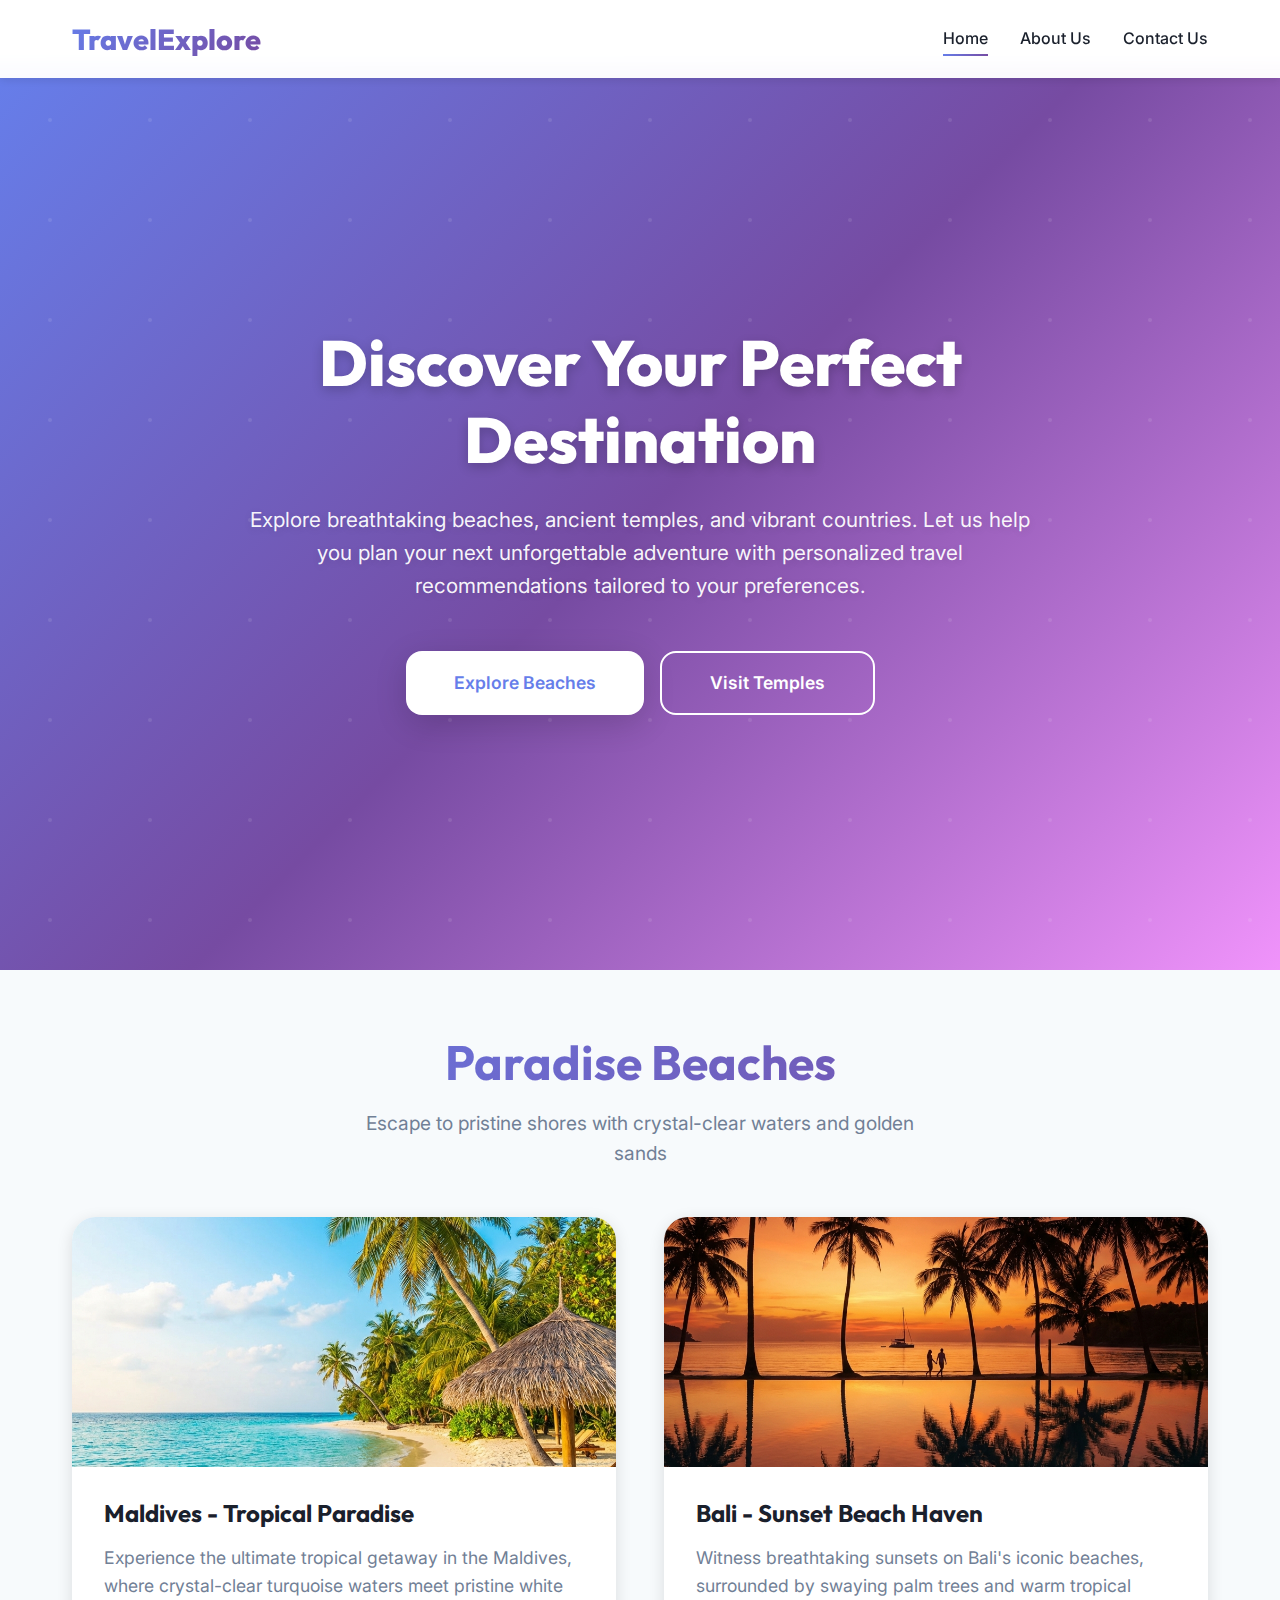
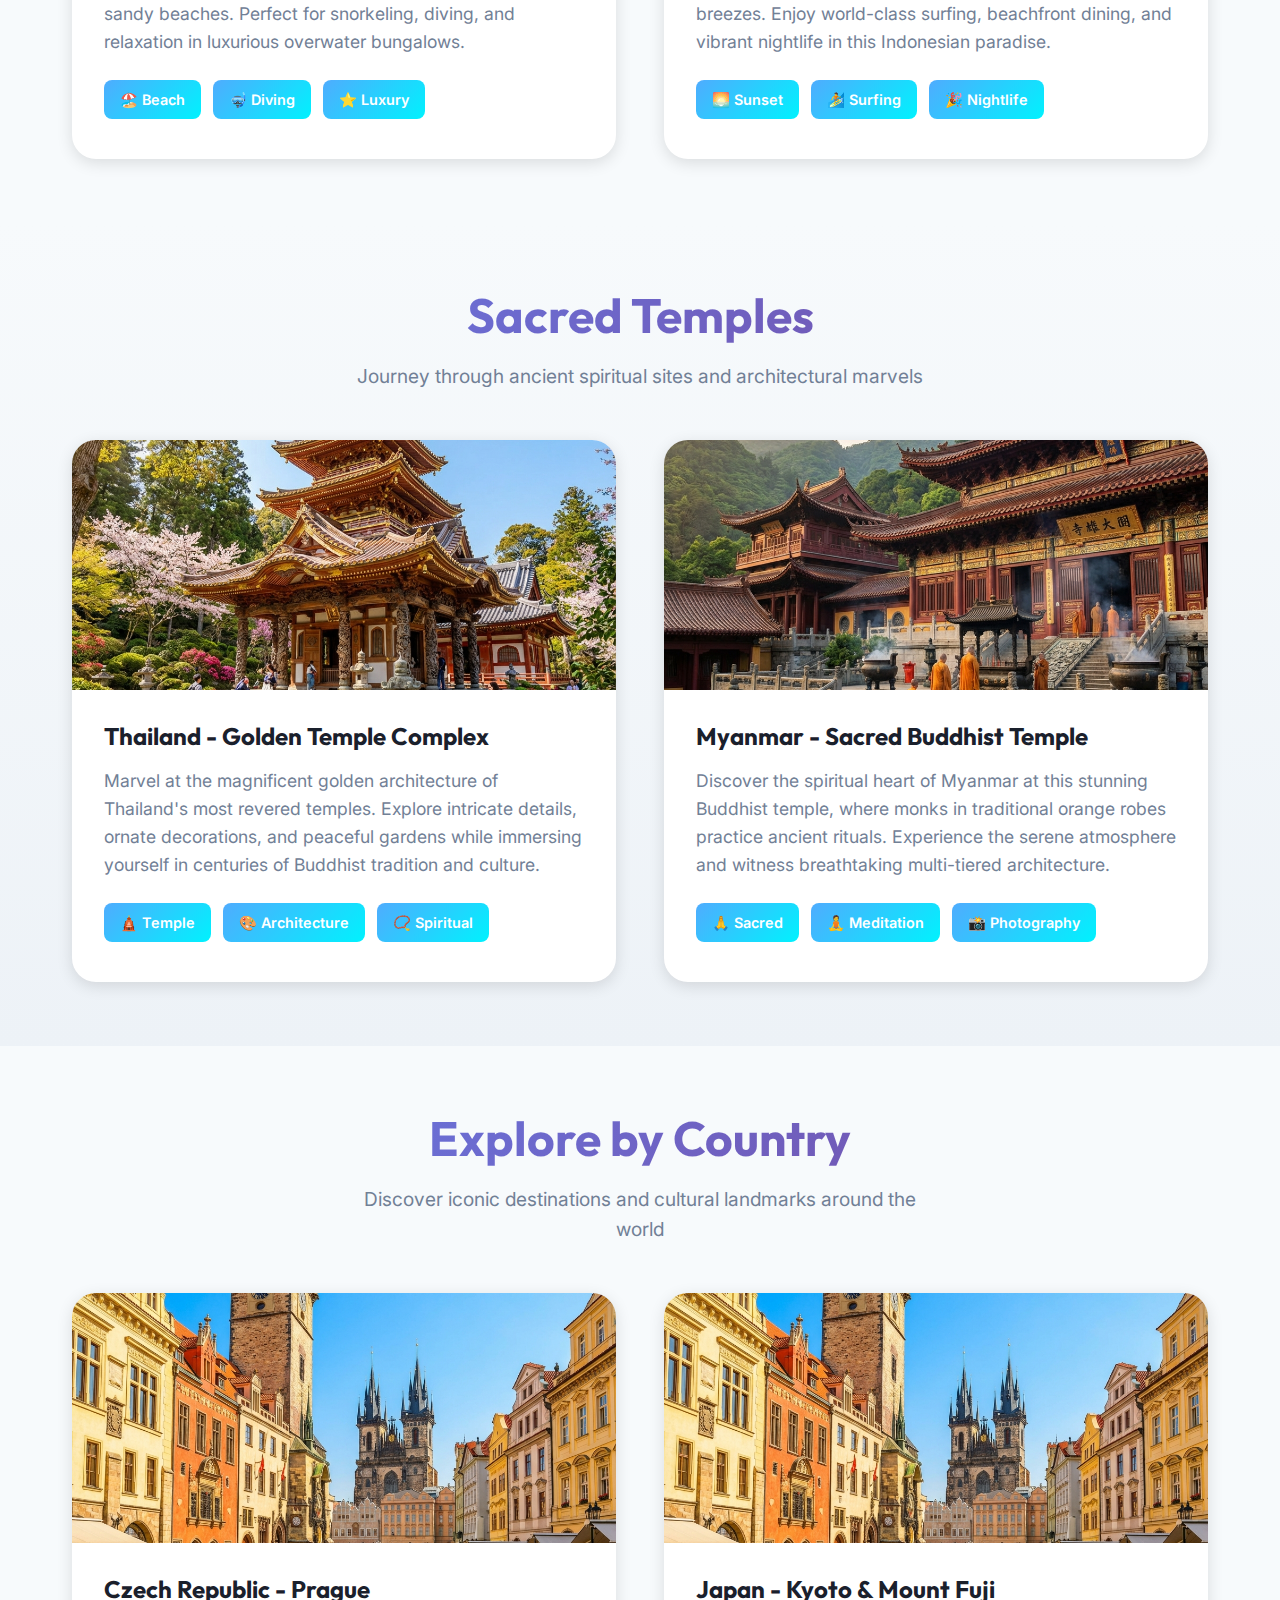
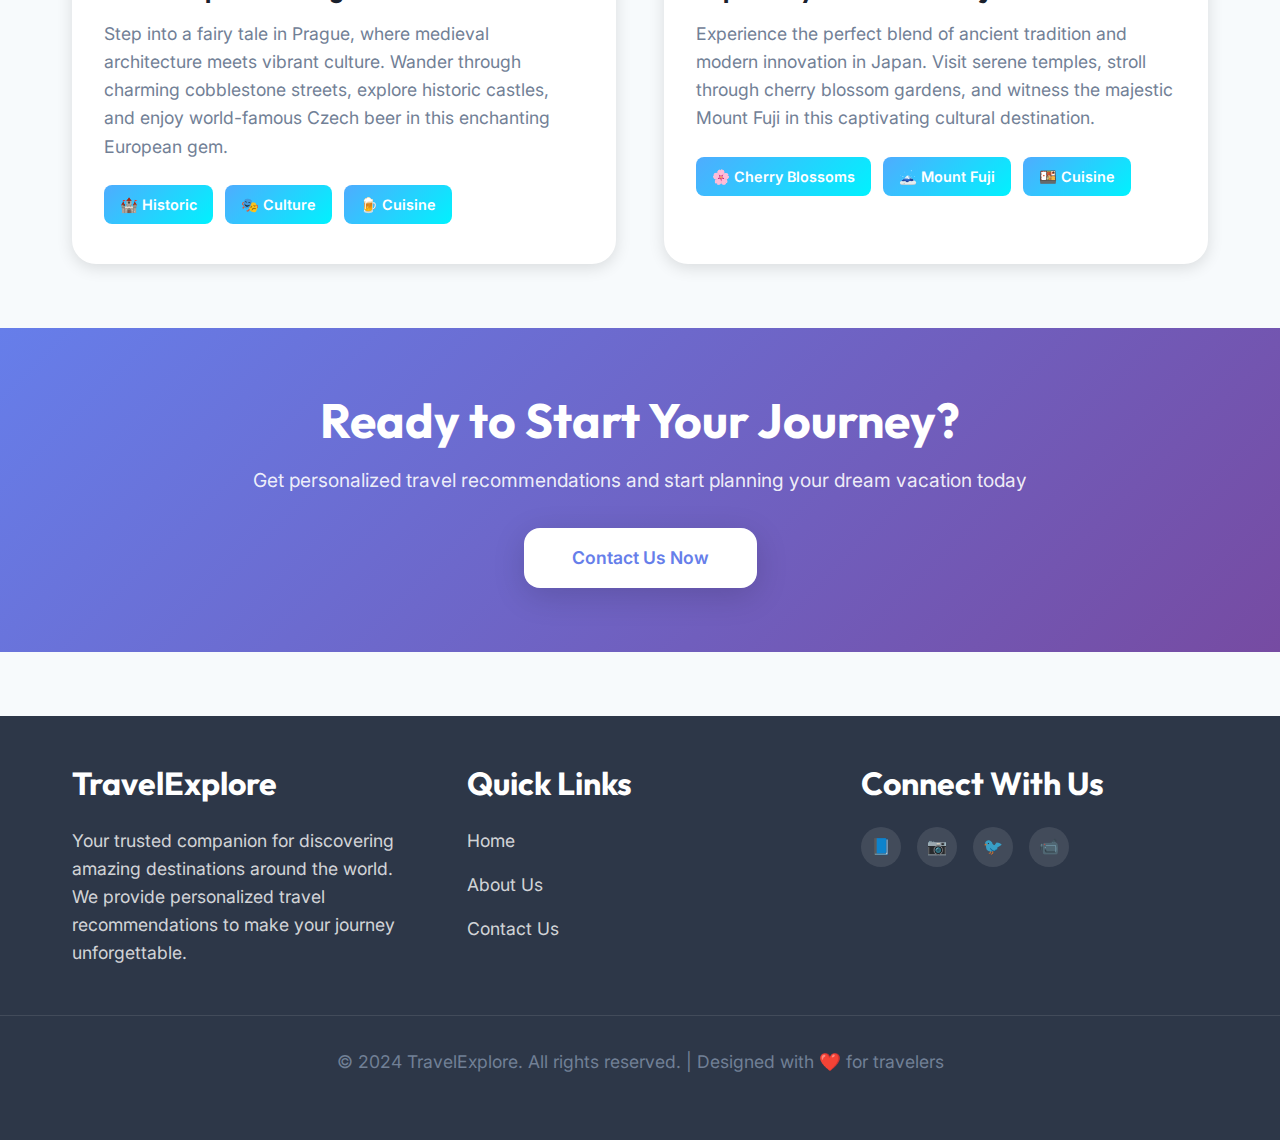
<file: index.html>
<!DOCTYPE html>
<html lang="en">
<head>
    <meta charset="UTF-8">
    <meta name="viewport" content="width=device-width, initial-scale=1.0">
    <meta name="description" content="Discover your perfect travel destination with personalized recommendations for beaches, temples, and countries worldwide.">
    <title>Travel Recommendations - Discover Your Perfect Destination</title>
    <link rel="stylesheet" href="css/style.css">
</head>
<body>
    <!-- Navigation Bar -->
    <nav class="navbar" id="navbar">
        <div class="nav-container">
            <a href="index.html" class="nav-logo">TravelExplore</a>
            <button class="menu-toggle" id="menuToggle" aria-label="Toggle menu">
                <span></span>
                <span></span>
                <span></span>
            </button>
            <ul class="nav-menu" id="navMenu">
                <li><a href="index.html" class="nav-link active">Home</a></li>
                <li><a href="about.html" class="nav-link">About Us</a></li>
                <li><a href="contact.html" class="nav-link">Contact Us</a></li>
            </ul>
        </div>
    </nav>

    <!-- Hero Section with Introduction -->
    <section class="hero">
        <div class="hero-content">
            <h1>Discover Your Perfect Destination</h1>
            <p>Explore breathtaking beaches, ancient temples, and vibrant countries. Let us help you plan your next unforgettable adventure with personalized travel recommendations tailored to your preferences.</p>
            <div style="display: flex; gap: 1rem; justify-content: center; flex-wrap: wrap;">
                <a href="#beaches" class="btn btn-primary">Explore Beaches</a>
                <a href="#temples" class="btn btn-outline">Visit Temples</a>
            </div>
        </div>
    </section>

    <!-- Beach Recommendations Section -->
    <section class="section" id="beaches">
        <div class="container">
            <div class="section-header">
                <h2 class="section-title">Paradise Beaches</h2>
                <p class="section-subtitle">Escape to pristine shores with crystal-clear waters and golden sands</p>
            </div>
            
            <div class="recommendations-grid">
                <!-- Beach Card 1 -->
                <div class="recommendation-card">
                    <div class="card-image-container">
                        <img src="images/beach1.jpg" alt="Tropical Beach Paradise" class="card-image">
                        <div class="card-overlay">
                            <h3 style="color: white;">Maldives Paradise</h3>
                        </div>
                    </div>
                    <div class="card-content">
                        <h3 class="card-title">Maldives - Tropical Paradise</h3>
                        <p class="card-description">
                            Experience the ultimate tropical getaway in the Maldives, where crystal-clear turquoise waters meet pristine white sandy beaches. Perfect for snorkeling, diving, and relaxation in luxurious overwater bungalows.
                        </p>
                        <div>
                            <span class="card-tag">🏖️ Beach</span>
                            <span class="card-tag">🤿 Diving</span>
                            <span class="card-tag">⭐ Luxury</span>
                        </div>
                    </div>
                </div>

                <!-- Beach Card 2 -->
                <div class="recommendation-card">
                    <div class="card-image-container">
                        <img src="images/beach2.jpg" alt="Sunset Beach with Palm Trees" class="card-image">
                        <div class="card-overlay">
                            <h3 style="color: white;">Bali Sunset Beach</h3>
                        </div>
                    </div>
                    <div class="card-content">
                        <h3 class="card-title">Bali - Sunset Beach Haven</h3>
                        <p class="card-description">
                            Witness breathtaking sunsets on Bali's iconic beaches, surrounded by swaying palm trees and warm tropical breezes. Enjoy world-class surfing, beachfront dining, and vibrant nightlife in this Indonesian paradise.
                        </p>
                        <div>
                            <span class="card-tag">🌅 Sunset</span>
                            <span class="card-tag">🏄 Surfing</span>
                            <span class="card-tag">🎉 Nightlife</span>
                        </div>
                    </div>
                </div>
            </div>
        </div>
    </section>

    <!-- Temple Recommendations Section -->
    <section class="section" id="temples" style="background: linear-gradient(to bottom, #f7fafc 0%, #edf2f7 100%);">
        <div class="container">
            <div class="section-header">
                <h2 class="section-title">Sacred Temples</h2>
                <p class="section-subtitle">Journey through ancient spiritual sites and architectural marvels</p>
            </div>
            
            <div class="recommendations-grid">
                <!-- Temple Card 1 -->
                <div class="recommendation-card">
                    <div class="card-image-container">
                        <img src="images/temple1.jpg" alt="Ancient Asian Temple" class="card-image">
                        <div class="card-overlay">
                            <h3 style="color: white;">Golden Temple</h3>
                        </div>
                    </div>
                    <div class="card-content">
                        <h3 class="card-title">Thailand - Golden Temple Complex</h3>
                        <p class="card-description">
                            Marvel at the magnificent golden architecture of Thailand's most revered temples. Explore intricate details, ornate decorations, and peaceful gardens while immersing yourself in centuries of Buddhist tradition and culture.
                        </p>
                        <div>
                            <span class="card-tag">🛕 Temple</span>
                            <span class="card-tag">🎨 Architecture</span>
                            <span class="card-tag">📿 Spiritual</span>
                        </div>
                    </div>
                </div>

                <!-- Temple Card 2 -->
                <div class="recommendation-card">
                    <div class="card-image-container">
                        <img src="images/temple2.jpg" alt="Buddhist Temple with Monks" class="card-image">
                        <div class="card-overlay">
                            <h3 style="color: white;">Sacred Buddhist Site</h3>
                        </div>
                    </div>
                    <div class="card-content">
                        <h3 class="card-title">Myanmar - Sacred Buddhist Temple</h3>
                        <p class="card-description">
                            Discover the spiritual heart of Myanmar at this stunning Buddhist temple, where monks in traditional orange robes practice ancient rituals. Experience the serene atmosphere and witness breathtaking multi-tiered architecture.
                        </p>
                        <div>
                            <span class="card-tag">🙏 Sacred</span>
                            <span class="card-tag">🧘 Meditation</span>
                            <span class="card-tag">📸 Photography</span>
                        </div>
                    </div>
                </div>
            </div>
        </div>
    </section>

    <!-- Country-Based Recommendations Section -->
    <section class="section" id="countries">
        <div class="container">
            <div class="section-header">
                <h2 class="section-title">Explore by Country</h2>
                <p class="section-subtitle">Discover iconic destinations and cultural landmarks around the world</p>
            </div>
            
            <div class="recommendations-grid">
                <!-- Country Card 1 -->
                <div class="recommendation-card">
                    <div class="card-image-container">
                        <img src="images/country1.jpg" alt="European City Landmark" class="card-image">
                        <div class="card-overlay">
                            <h3 style="color: white;">Historic Europe</h3>
                        </div>
                    </div>
                    <div class="card-content">
                        <h3 class="card-title">Czech Republic - Prague</h3>
                        <p class="card-description">
                            Step into a fairy tale in Prague, where medieval architecture meets vibrant culture. Wander through charming cobblestone streets, explore historic castles, and enjoy world-famous Czech beer in this enchanting European gem.
                        </p>
                        <div>
                            <span class="card-tag">🏰 Historic</span>
                            <span class="card-tag">🎭 Culture</span>
                            <span class="card-tag">🍺 Cuisine</span>
                        </div>
                    </div>
                </div>

                <!-- Country Card 2 -->
                <div class="recommendation-card">
                    <div class="card-image-container">
                        <img src="images/country1.jpg" alt="Japanese Cultural Destination" class="card-image">
                        <div class="card-overlay">
                            <h3 style="color: white;">Land of the Rising Sun</h3>
                        </div>
                    </div>
                    <div class="card-content">
                        <h3 class="card-title">Japan - Kyoto & Mount Fuji</h3>
                        <p class="card-description">
                            Experience the perfect blend of ancient tradition and modern innovation in Japan. Visit serene temples, stroll through cherry blossom gardens, and witness the majestic Mount Fuji in this captivating cultural destination.
                        </p>
                        <div>
                            <span class="card-tag">🌸 Cherry Blossoms</span>
                            <span class="card-tag">🗻 Mount Fuji</span>
                            <span class="card-tag">🍱 Cuisine</span>
                        </div>
                    </div>
                </div>
            </div>
        </div>
    </section>

    <!-- Call to Action Section -->
    <section class="section" style="background: var(--primary-gradient); color: white; text-align: center;">
        <div class="container">
            <h2 style="color: white; margin-bottom: 1rem;">Ready to Start Your Journey?</h2>
            <p style="color: rgba(255, 255, 255, 0.9); font-size: 1.2rem; margin-bottom: 2rem;">
                Get personalized travel recommendations and start planning your dream vacation today
            </p>
            <a href="contact.html" class="btn btn-primary">Contact Us Now</a>
        </div>
    </section>

    <!-- Footer -->
    <footer class="footer">
        <div class="footer-content">
            <div class="footer-section">
                <h3>TravelExplore</h3>
                <p>Your trusted companion for discovering amazing destinations around the world. We provide personalized travel recommendations to make your journey unforgettable.</p>
            </div>
            <div class="footer-section">
                <h3>Quick Links</h3>
                <p><a href="index.html">Home</a></p>
                <p><a href="about.html">About Us</a></p>
                <p><a href="contact.html">Contact Us</a></p>
            </div>
            <div class="footer-section">
                <h3>Connect With Us</h3>
                <div class="social-links">
                    <a href="#" class="social-link" aria-label="Facebook">📘</a>
                    <a href="#" class="social-link" aria-label="Instagram">📷</a>
                    <a href="#" class="social-link" aria-label="Twitter">🐦</a>
                    <a href="#" class="social-link" aria-label="YouTube">📹</a>
                </div>
            </div>
        </div>
        <div class="footer-bottom">
            <p>&copy; 2024 TravelExplore. All rights reserved. | Designed with ❤️ for travelers</p>
        </div>
    </footer>

    <script src="js/script.js"></script>
</body>
</html>
</file>
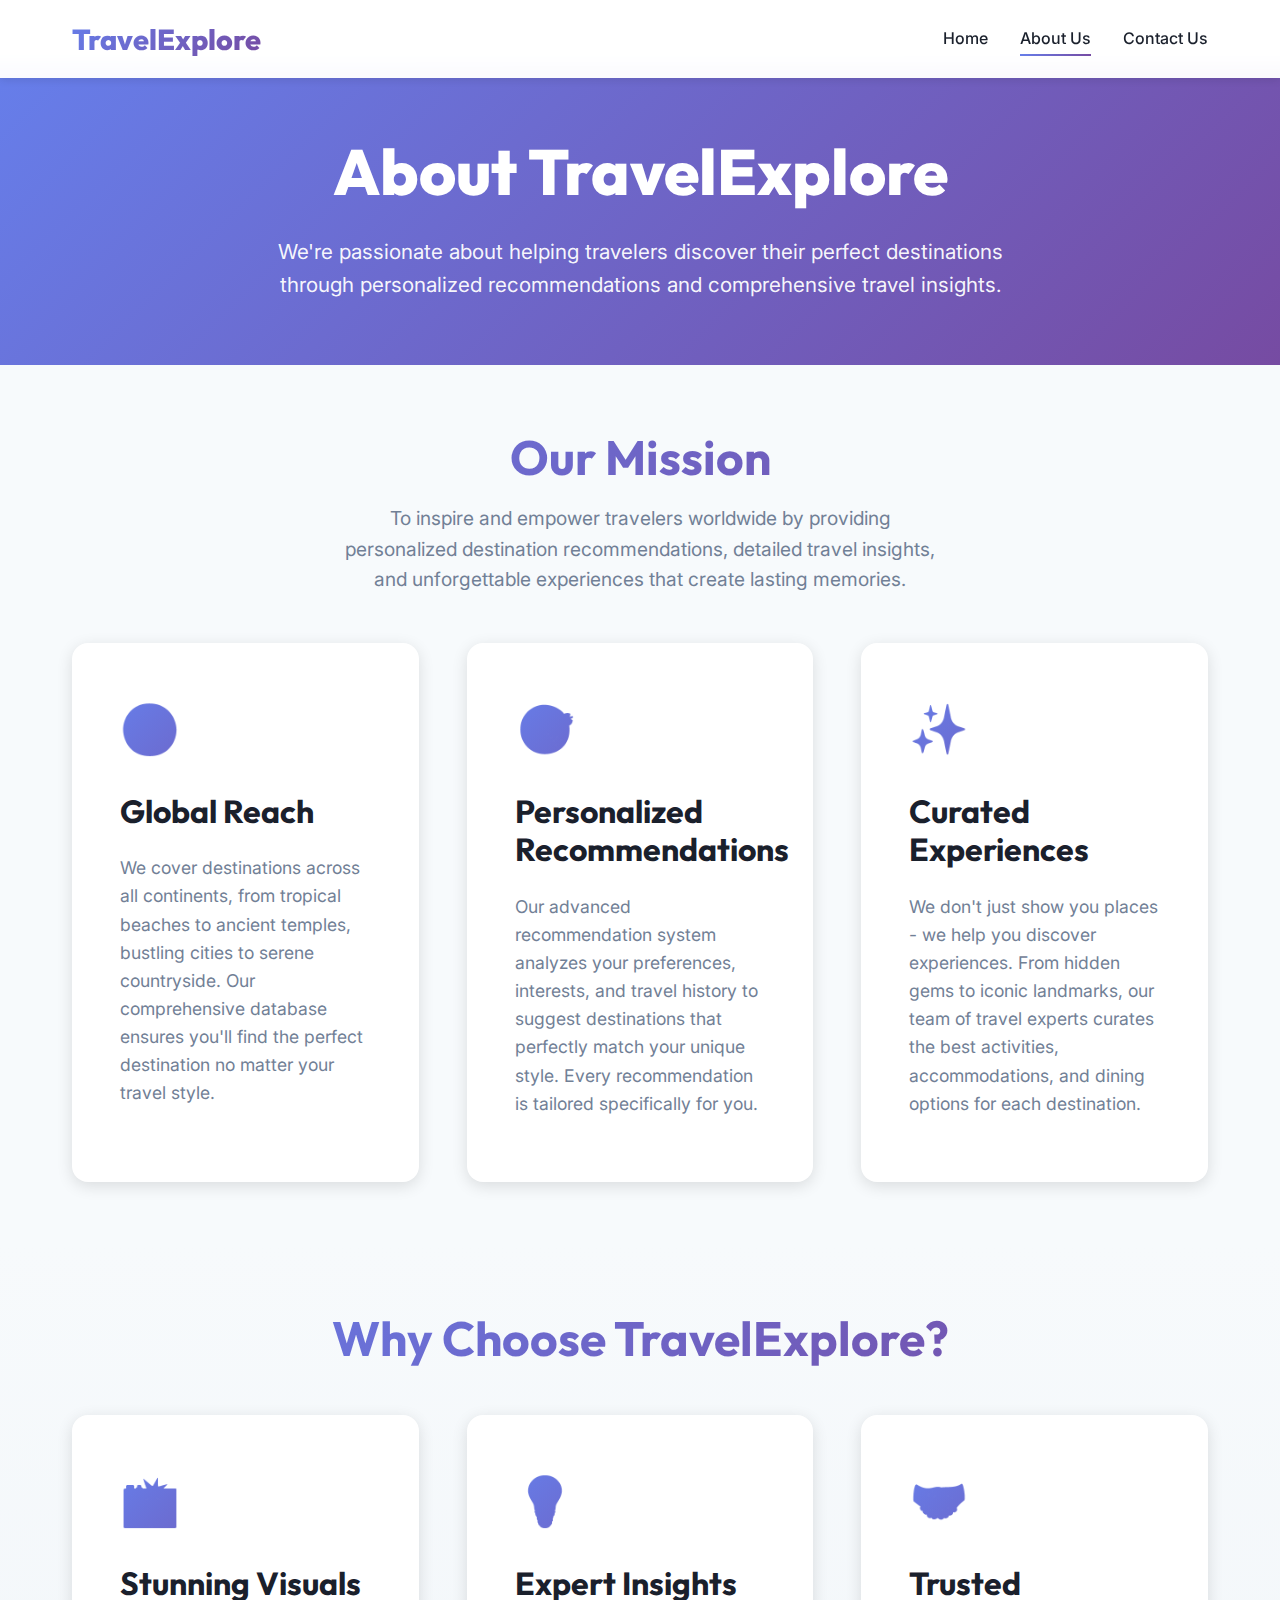
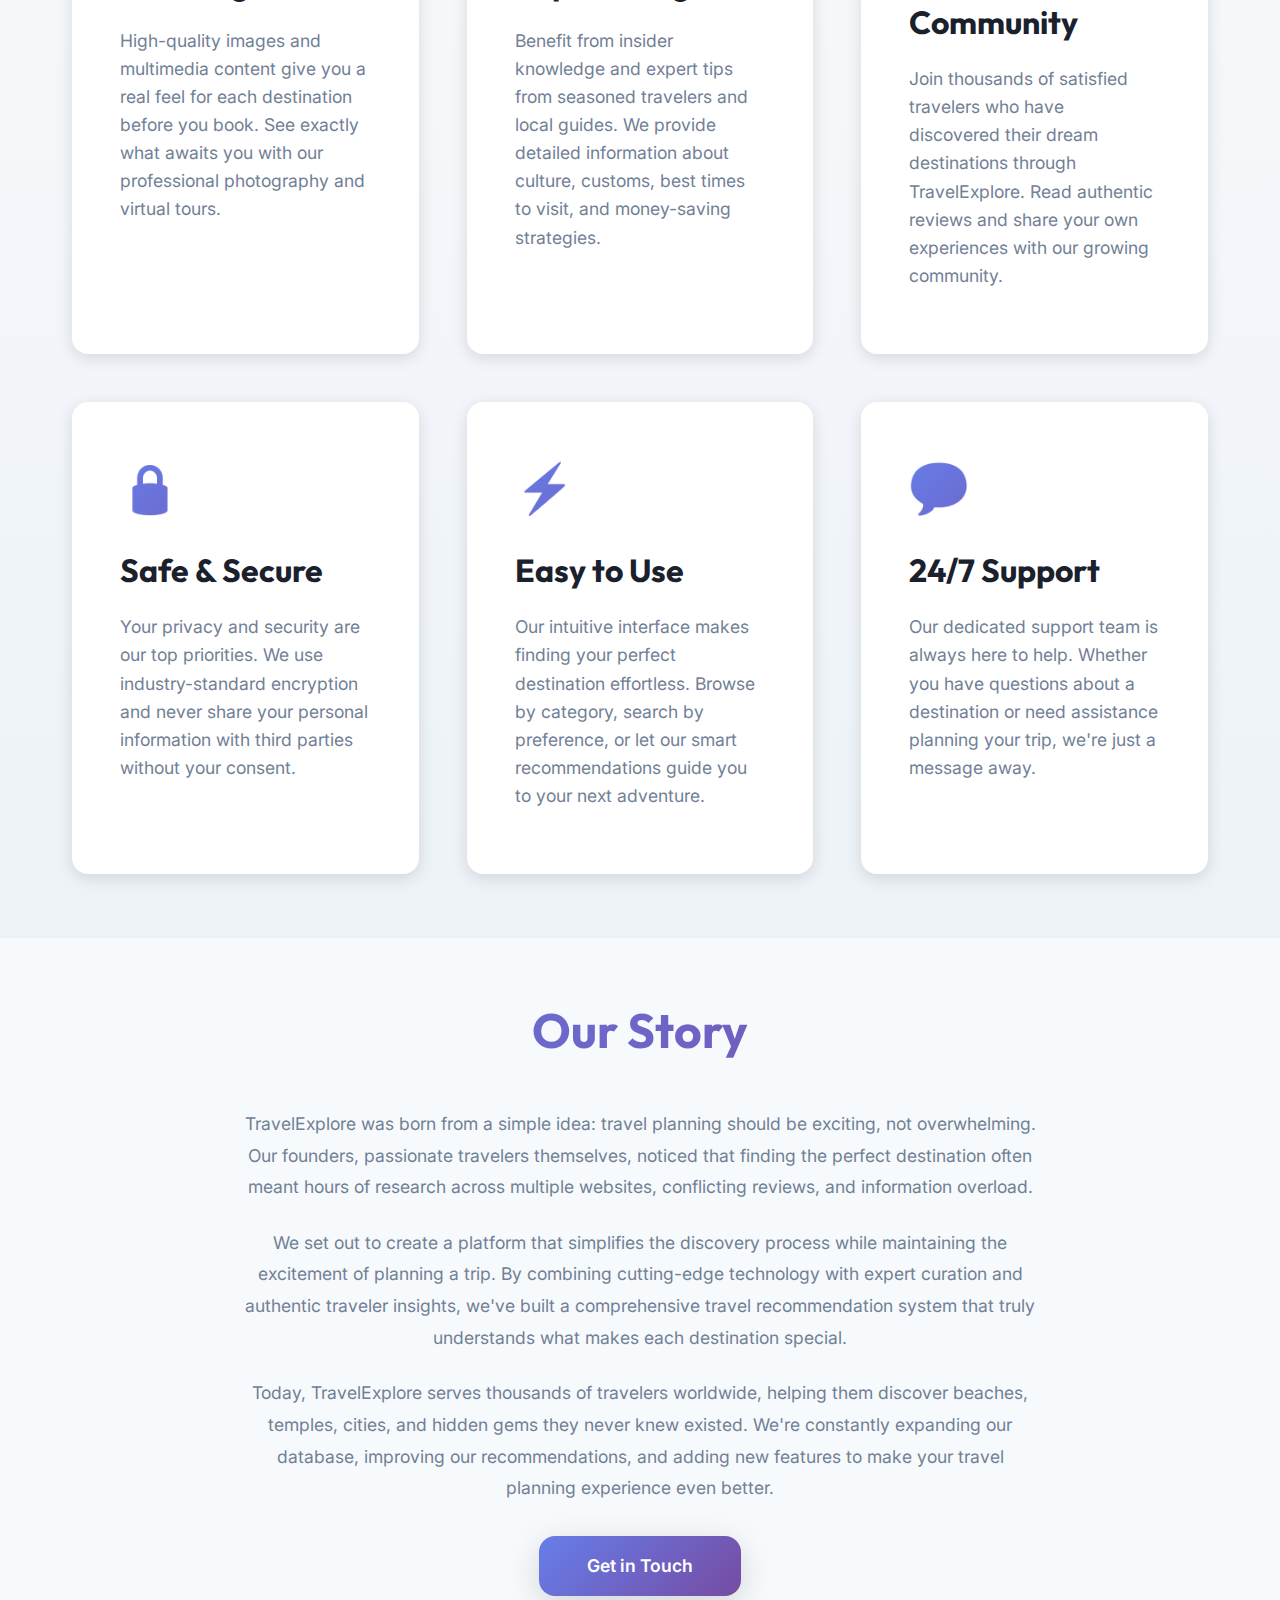
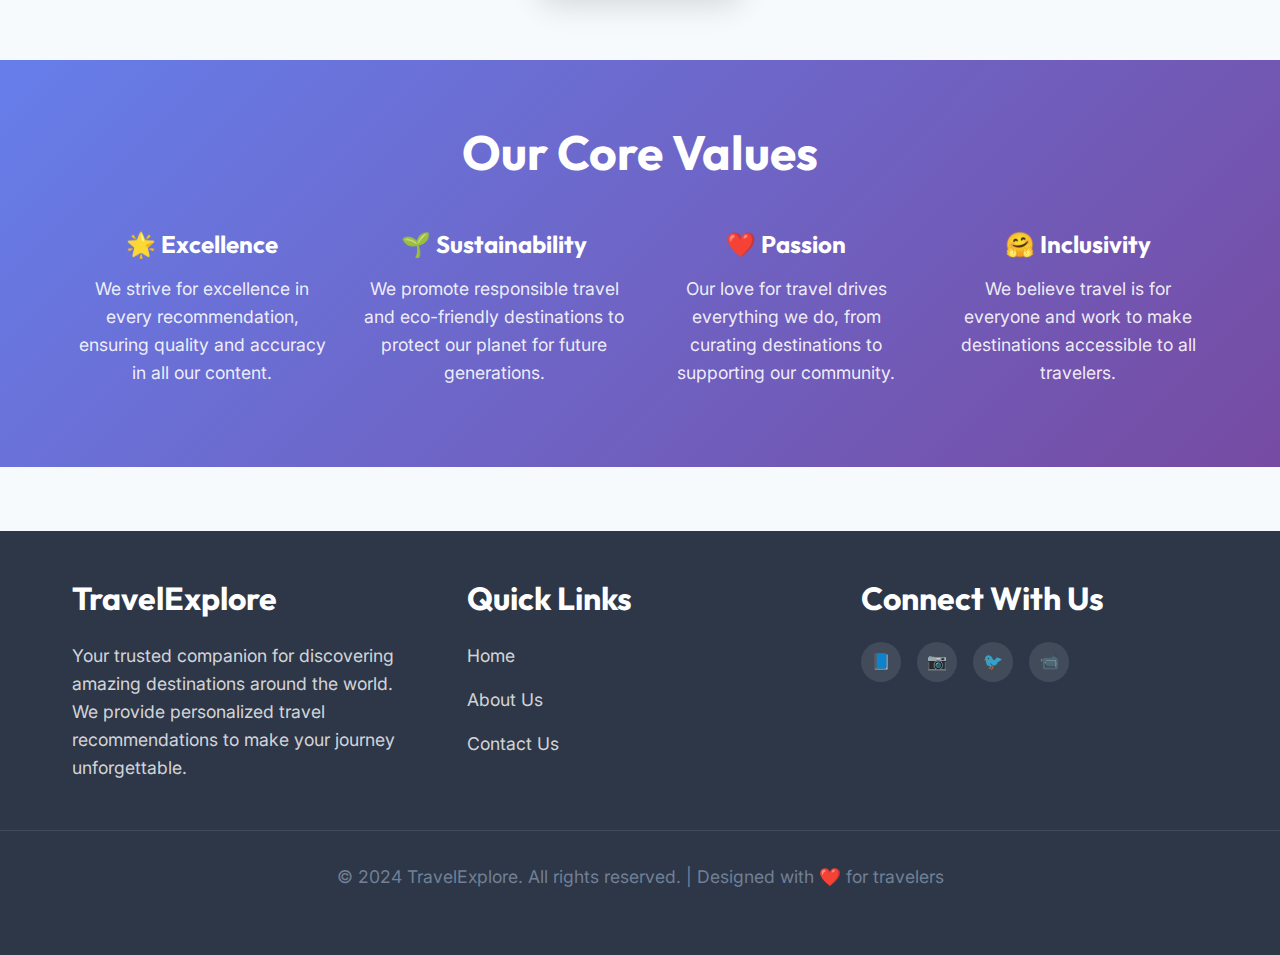
<file: about.html>
<!DOCTYPE html>
<html lang="en">

<head>
    <meta charset="UTF-8">
    <meta name="viewport" content="width=device-width, initial-scale=1.0">
    <meta name="description"
        content="Learn about TravelExplore - your trusted travel recommendation platform helping travelers discover their perfect destinations.">
    <title>About Us - TravelExplore</title>
    <link rel="stylesheet" href="css/style.css">
</head>

<body>
    <!-- Navigation Bar -->
    <nav class="navbar" id="navbar">
        <div class="nav-container">
            <a href="index.html" class="nav-logo">TravelExplore</a>
            <button class="menu-toggle" id="menuToggle" aria-label="Toggle menu">
                <span></span>
                <span></span>
                <span></span>
            </button>
            <ul class="nav-menu" id="navMenu">
                <li><a href="index.html" class="nav-link">Home</a></li>
                <li><a href="about.html" class="nav-link active">About Us</a></li>
                <li><a href="contact.html" class="nav-link">Contact Us</a></li>
            </ul>
        </div>
    </nav>

    <!-- About Hero Section -->
    <section class="about-hero">
        <div class="container">
            <h1>About TravelExplore</h1>
            <p style="font-size: 1.3rem; max-width: 800px; margin: 0 auto; color: rgba(255, 255, 255, 0.95);">
                We're passionate about helping travelers discover their perfect destinations through personalized
                recommendations and comprehensive travel insights.
            </p>
        </div>
    </section>

    <!-- Mission Section -->
    <section class="section">
        <div class="container">
            <div class="section-header">
                <h2 class="section-title">Our Mission</h2>
                <p class="section-subtitle">
                    To inspire and empower travelers worldwide by providing personalized destination recommendations,
                    detailed travel insights, and unforgettable experiences that create lasting memories.
                </p>
            </div>

            <div class="about-content">
                <div class="about-card">
                    <div class="about-icon">🌍</div>
                    <h3>Global Reach</h3>
                    <p>
                        We cover destinations across all continents, from tropical beaches to ancient temples,
                        bustling cities to serene countryside. Our comprehensive database ensures you'll find
                        the perfect destination no matter your travel style.
                    </p>
                </div>

                <div class="about-card">
                    <div class="about-icon">🎯</div>
                    <h3>Personalized Recommendations</h3>
                    <p>
                        Our advanced recommendation system analyzes your preferences, interests, and travel history
                        to suggest destinations that perfectly match your unique style. Every recommendation is
                        tailored specifically for you.
                    </p>
                </div>

                <div class="about-card">
                    <div class="about-icon">✨</div>
                    <h3>Curated Experiences</h3>
                    <p>
                        We don't just show you places - we help you discover experiences. From hidden gems to
                        iconic landmarks, our team of travel experts curates the best activities, accommodations,
                        and dining options for each destination.
                    </p>
                </div>
            </div>
        </div>
    </section>

    <!-- Why Choose Us Section -->
    <section class="section" style="background: linear-gradient(to bottom, #f7fafc 0%, #edf2f7 100%);">
        <div class="container">
            <div class="section-header">
                <h2 class="section-title">Why Choose TravelExplore?</h2>
            </div>

            <div class="about-content">
                <div class="about-card">
                    <div class="about-icon">📸</div>
                    <h3>Stunning Visuals</h3>
                    <p>
                        High-quality images and multimedia content give you a real feel for each destination
                        before you book. See exactly what awaits you with our professional photography and
                        virtual tours.
                    </p>
                </div>

                <div class="about-card">
                    <div class="about-icon">💡</div>
                    <h3>Expert Insights</h3>
                    <p>
                        Benefit from insider knowledge and expert tips from seasoned travelers and local guides.
                        We provide detailed information about culture, customs, best times to visit, and
                        money-saving strategies.
                    </p>
                </div>

                <div class="about-card">
                    <div class="about-icon">🤝</div>
                    <h3>Trusted Community</h3>
                    <p>
                        Join thousands of satisfied travelers who have discovered their dream destinations through
                        TravelExplore. Read authentic reviews and share your own experiences with our growing
                        community.
                    </p>
                </div>

                <div class="about-card">
                    <div class="about-icon">🔒</div>
                    <h3>Safe & Secure</h3>
                    <p>
                        Your privacy and security are our top priorities. We use industry-standard encryption
                        and never share your personal information with third parties without your consent.
                    </p>
                </div>

                <div class="about-card">
                    <div class="about-icon">⚡</div>
                    <h3>Easy to Use</h3>
                    <p>
                        Our intuitive interface makes finding your perfect destination effortless. Browse by
                        category, search by preference, or let our smart recommendations guide you to your
                        next adventure.
                    </p>
                </div>

                <div class="about-card">
                    <div class="about-icon">💬</div>
                    <h3>24/7 Support</h3>
                    <p>
                        Our dedicated support team is always here to help. Whether you have questions about
                        a destination or need assistance planning your trip, we're just a message away.
                    </p>
                </div>
            </div>
        </div>
    </section>

    <!-- Our Story Section -->
    <section class="section">
        <div class="container">
            <div class="section-header">
                <h2 class="section-title">Our Story</h2>
            </div>

            <div style="max-width: 800px; margin: 0 auto; text-align: center;">
                <p style="font-size: 1.1rem; line-height: 1.8; margin-bottom: 1.5rem;">
                    TravelExplore was born from a simple idea: travel planning should be exciting, not overwhelming.
                    Our founders, passionate travelers themselves, noticed that finding the perfect destination often
                    meant hours of research across multiple websites, conflicting reviews, and information overload.
                </p>
                <p style="font-size: 1.1rem; line-height: 1.8; margin-bottom: 1.5rem;">
                    We set out to create a platform that simplifies the discovery process while maintaining the
                    excitement of planning a trip. By combining cutting-edge technology with expert curation and
                    authentic traveler insights, we've built a comprehensive travel recommendation system that
                    truly understands what makes each destination special.
                </p>
                <p style="font-size: 1.1rem; line-height: 1.8; margin-bottom: 2rem;">
                    Today, TravelExplore serves thousands of travelers worldwide, helping them discover beaches,
                    temples, cities, and hidden gems they never knew existed. We're constantly expanding our
                    database, improving our recommendations, and adding new features to make your travel planning
                    experience even better.
                </p>
                <a href="contact.html" class="btn btn-gradient">Get in Touch</a>
            </div>
        </div>
    </section>

    <!-- Values Section -->
    <section class="section" style="background: var(--primary-gradient); color: white;">
        <div class="container">
            <div class="section-header">
                <h2 style="color: white;">Our Core Values</h2>
            </div>

            <div
                style="display: grid; grid-template-columns: repeat(auto-fit, minmax(250px, 1fr)); gap: 2rem; margin-top: 2rem;">
                <div style="text-align: center;">
                    <h3 style="color: white; font-size: 1.5rem; margin-bottom: 1rem;">🌟 Excellence</h3>
                    <p style="color: rgba(255, 255, 255, 0.9);">
                        We strive for excellence in every recommendation, ensuring quality and accuracy in all our
                        content.
                    </p>
                </div>
                <div style="text-align: center;">
                    <h3 style="color: white; font-size: 1.5rem; margin-bottom: 1rem;">🌱 Sustainability</h3>
                    <p style="color: rgba(255, 255, 255, 0.9);">
                        We promote responsible travel and eco-friendly destinations to protect our planet for future
                        generations.
                    </p>
                </div>
                <div style="text-align: center;">
                    <h3 style="color: white; font-size: 1.5rem; margin-bottom: 1rem;">❤️ Passion</h3>
                    <p style="color: rgba(255, 255, 255, 0.9);">
                        Our love for travel drives everything we do, from curating destinations to supporting our
                        community.
                    </p>
                </div>
                <div style="text-align: center;">
                    <h3 style="color: white; font-size: 1.5rem; margin-bottom: 1rem;">🤗 Inclusivity</h3>
                    <p style="color: rgba(255, 255, 255, 0.9);">
                        We believe travel is for everyone and work to make destinations accessible to all travelers.
                    </p>
                </div>
            </div>
        </div>
    </section>

    <!-- Footer -->
    <footer class="footer">
        <div class="footer-content">
            <div class="footer-section">
                <h3>TravelExplore</h3>
                <p>Your trusted companion for discovering amazing destinations around the world. We provide personalized
                    travel recommendations to make your journey unforgettable.</p>
            </div>
            <div class="footer-section">
                <h3>Quick Links</h3>
                <p><a href="index.html">Home</a></p>
                <p><a href="about.html">About Us</a></p>
                <p><a href="contact.html">Contact Us</a></p>
            </div>
            <div class="footer-section">
                <h3>Connect With Us</h3>
                <div class="social-links">
                    <a href="#" class="social-link" aria-label="Facebook">📘</a>
                    <a href="#" class="social-link" aria-label="Instagram">📷</a>
                    <a href="#" class="social-link" aria-label="Twitter">🐦</a>
                    <a href="#" class="social-link" aria-label="YouTube">📹</a>
                </div>
            </div>
        </div>
        <div class="footer-bottom">
            <p>&copy; 2024 TravelExplore. All rights reserved. | Designed with ❤️ for travelers</p>
        </div>
    </footer>

    <script src="js/script.js"></script>
</body>

</html>
</file>
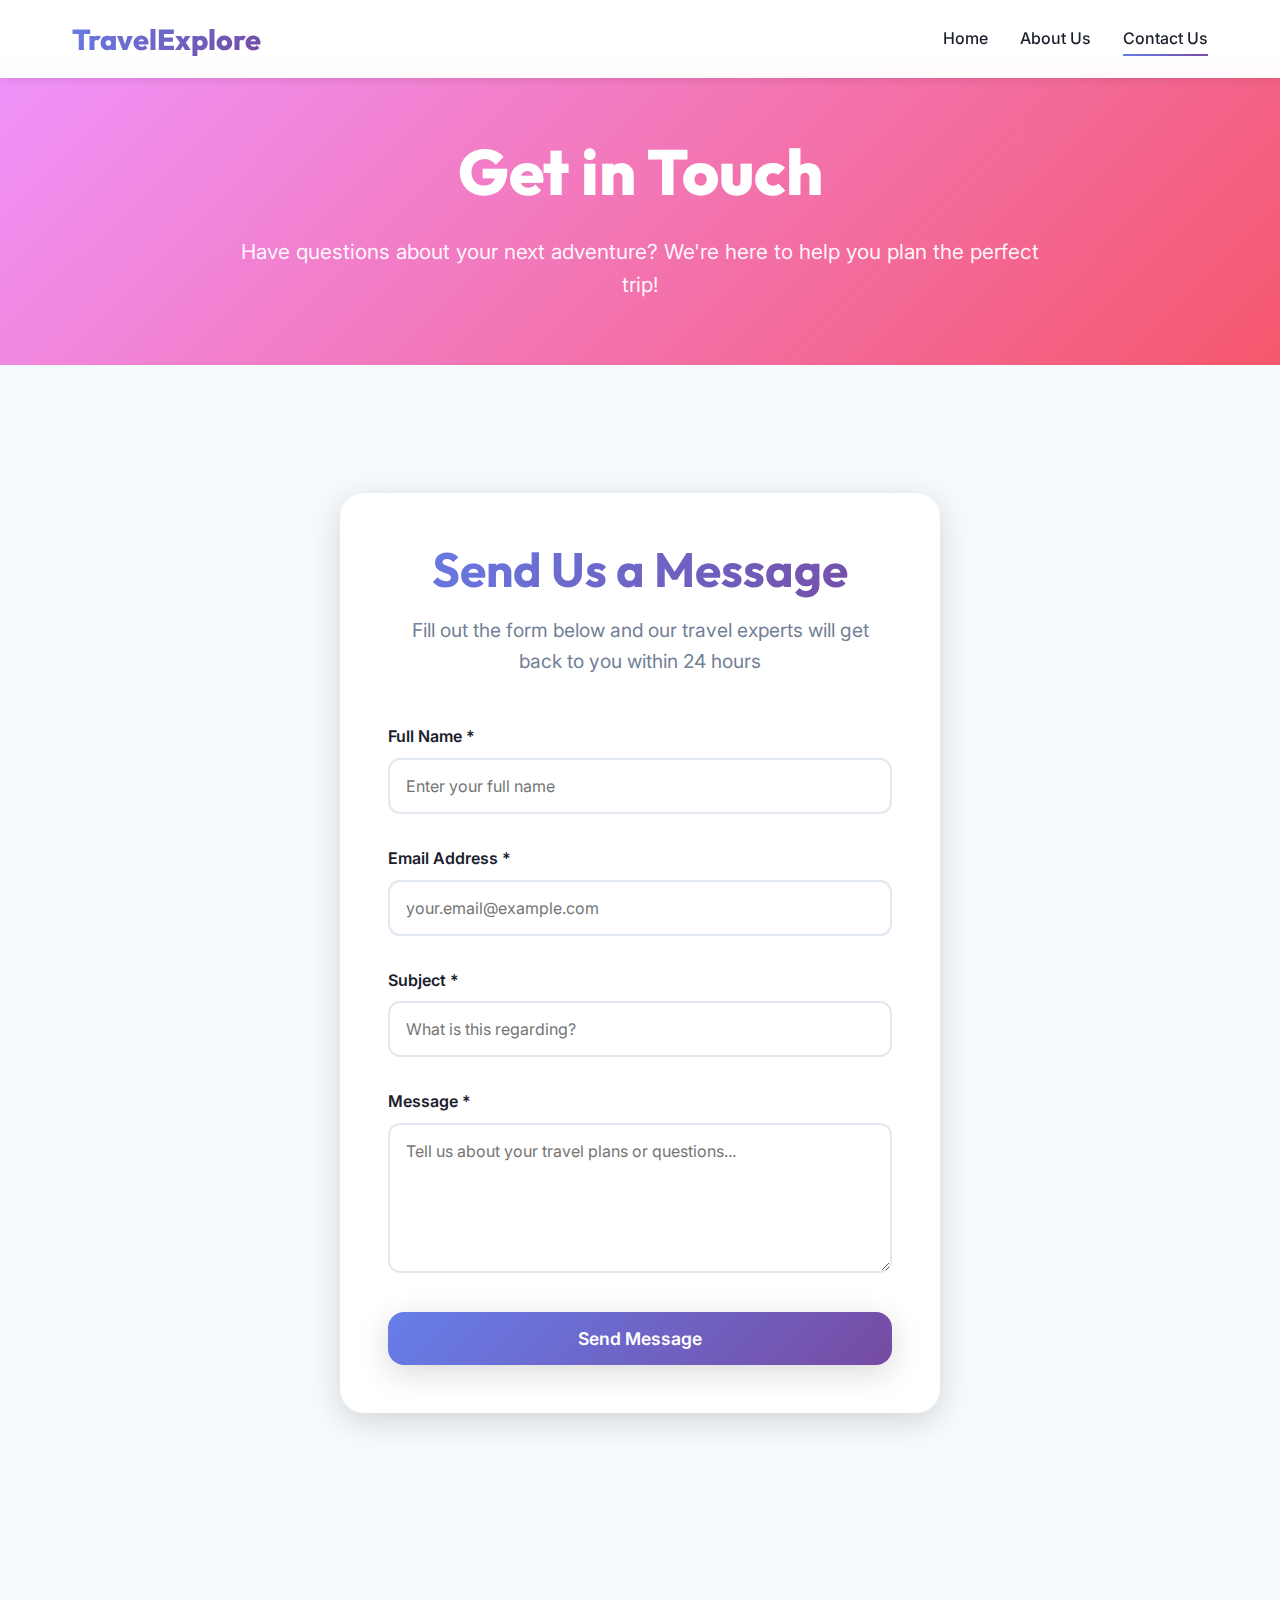
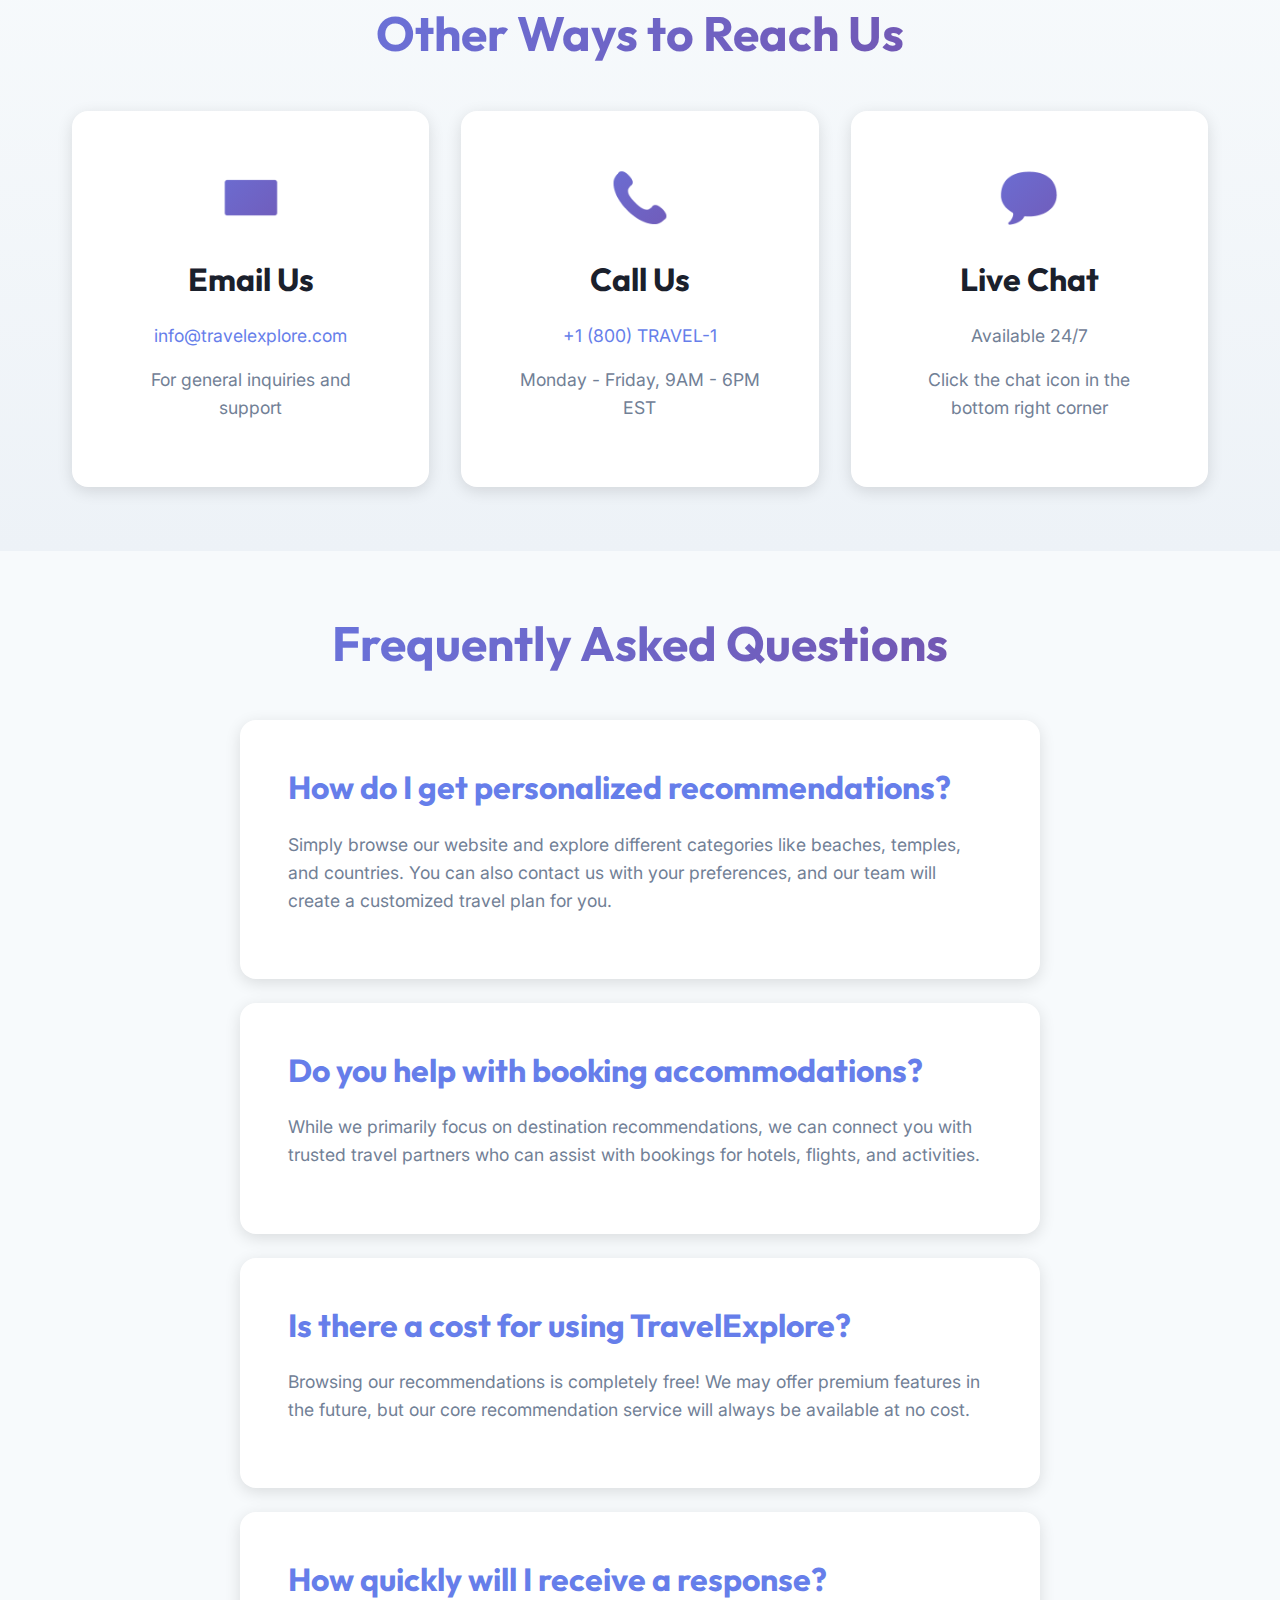
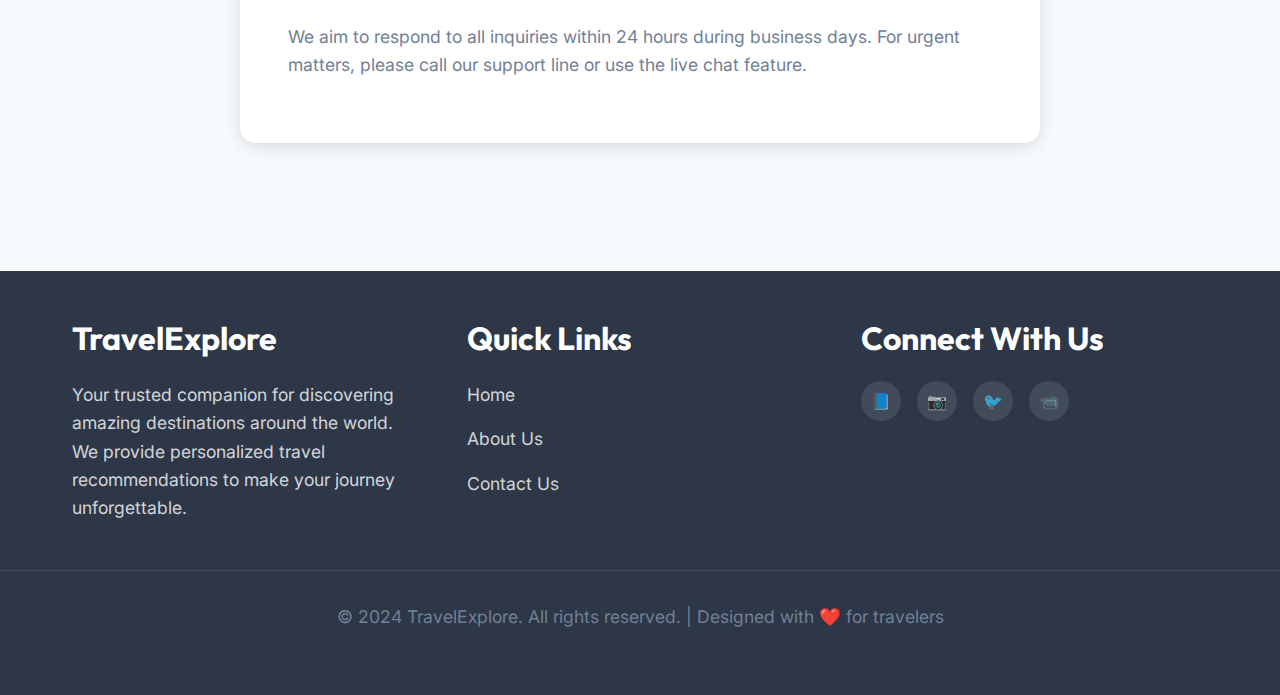
<file: contact.html>
<!DOCTYPE html>
<html lang="en">

<head>
    <meta charset="UTF-8">
    <meta name="viewport" content="width=device-width, initial-scale=1.0">
    <meta name="description"
        content="Contact TravelExplore for personalized travel recommendations and assistance planning your perfect vacation.">
    <title>Contact Us - TravelExplore</title>
    <link rel="stylesheet" href="css/style.css">
</head>

<body>
    <!-- Navigation Bar -->
    <nav class="navbar" id="navbar">
        <div class="nav-container">
            <a href="index.html" class="nav-logo">TravelExplore</a>
            <button class="menu-toggle" id="menuToggle" aria-label="Toggle menu">
                <span></span>
                <span></span>
                <span></span>
            </button>
            <ul class="nav-menu" id="navMenu">
                <li><a href="index.html" class="nav-link">Home</a></li>
                <li><a href="about.html" class="nav-link">About Us</a></li>
                <li><a href="contact.html" class="nav-link active">Contact Us</a></li>
            </ul>
        </div>
    </nav>

    <!-- Contact Hero Section -->
    <section class="contact-hero">
        <div class="container">
            <h1>Get in Touch</h1>
            <p style="font-size: 1.3rem; max-width: 800px; margin: 0 auto; color: rgba(255, 255, 255, 0.95);">
                Have questions about your next adventure? We're here to help you plan the perfect trip!
            </p>
        </div>
    </section>

    <!-- Contact Form Section -->
    <section class="section">
        <div class="contact-container">
            <div class="section-header">
                <h2 class="section-title">Send Us a Message</h2>
                <p class="section-subtitle">
                    Fill out the form below and our travel experts will get back to you within 24 hours
                </p>
            </div>

            <!-- Success Message -->
            <div class="form-success" id="successMessage">
                ✅ Thank you for contacting us! We'll get back to you soon.
            </div>

            <!-- Contact Form -->
            <form id="contactForm" novalidate>
                <div class="form-group">
                    <label for="name" class="form-label">Full Name *</label>
                    <input type="text" id="name" name="name" class="form-input" placeholder="Enter your full name"
                        required>
                    <span class="form-error" id="nameError">Please enter your name</span>
                </div>

                <div class="form-group">
                    <label for="email" class="form-label">Email Address *</label>
                    <input type="email" id="email" name="email" class="form-input" placeholder="your.email@example.com"
                        required>
                    <span class="form-error" id="emailError">Please enter a valid email address</span>
                </div>

                <div class="form-group">
                    <label for="subject" class="form-label">Subject *</label>
                    <input type="text" id="subject" name="subject" class="form-input"
                        placeholder="What is this regarding?" required>
                    <span class="form-error" id="subjectError">Please enter a subject</span>
                </div>

                <div class="form-group">
                    <label for="message" class="form-label">Message *</label>
                    <textarea id="message" name="message" class="form-textarea"
                        placeholder="Tell us about your travel plans or questions..." required></textarea>
                    <span class="form-error" id="messageError">Please enter your message</span>
                </div>

                <button type="submit" class="btn btn-gradient" style="width: 100%;">
                    Send Message
                </button>
            </form>
        </div>
    </section>

    <!-- Contact Information Section -->
    <section class="section" style="background: linear-gradient(to bottom, #f7fafc 0%, #edf2f7 100%);">
        <div class="container">
            <div class="section-header">
                <h2 class="section-title">Other Ways to Reach Us</h2>
            </div>

            <div
                style="display: grid; grid-template-columns: repeat(auto-fit, minmax(280px, 1fr)); gap: 2rem; margin-top: 2rem;">
                <div class="about-card" style="text-align: center;">
                    <div class="about-icon">📧</div>
                    <h3>Email Us</h3>
                    <p style="color: var(--text-light);">
                        <a href="mailto:info@travelexplore.com"
                            style="color: var(--primary-color); text-decoration: none;">
                            info@travelexplore.com
                        </a>
                    </p>
                    <p>For general inquiries and support</p>
                </div>

                <div class="about-card" style="text-align: center;">
                    <div class="about-icon">📞</div>
                    <h3>Call Us</h3>
                    <p style="color: var(--text-light);">
                        <a href="tel:+1-800-TRAVEL" style="color: var(--primary-color); text-decoration: none;">
                            +1 (800) TRAVEL-1
                        </a>
                    </p>
                    <p>Monday - Friday, 9AM - 6PM EST</p>
                </div>

                <div class="about-card" style="text-align: center;">
                    <div class="about-icon">💬</div>
                    <h3>Live Chat</h3>
                    <p style="color: var(--text-light);">
                        Available 24/7
                    </p>
                    <p>Click the chat icon in the bottom right corner</p>
                </div>
            </div>
        </div>
    </section>

    <!-- FAQ Section -->
    <section class="section">
        <div class="container">
            <div class="section-header">
                <h2 class="section-title">Frequently Asked Questions</h2>
            </div>

            <div style="max-width: 800px; margin: 0 auto;">
                <div class="about-card" style="margin-bottom: 1.5rem;">
                    <h3 style="color: var(--primary-color);">How do I get personalized recommendations?</h3>
                    <p>
                        Simply browse our website and explore different categories like beaches, temples, and countries.
                        You can also contact us with your preferences, and our team will create a customized travel plan
                        for you.
                    </p>
                </div>

                <div class="about-card" style="margin-bottom: 1.5rem;">
                    <h3 style="color: var(--primary-color);">Do you help with booking accommodations?</h3>
                    <p>
                        While we primarily focus on destination recommendations, we can connect you with trusted travel
                        partners who can assist with bookings for hotels, flights, and activities.
                    </p>
                </div>

                <div class="about-card" style="margin-bottom: 1.5rem;">
                    <h3 style="color: var(--primary-color);">Is there a cost for using TravelExplore?</h3>
                    <p>
                        Browsing our recommendations is completely free! We may offer premium features in the future,
                        but our core recommendation service will always be available at no cost.
                    </p>
                </div>

                <div class="about-card">
                    <h3 style="color: var(--primary-color);">How quickly will I receive a response?</h3>
                    <p>
                        We aim to respond to all inquiries within 24 hours during business days. For urgent matters,
                        please call our support line or use the live chat feature.
                    </p>
                </div>
            </div>
        </div>
    </section>

    <!-- Footer -->
    <footer class="footer">
        <div class="footer-content">
            <div class="footer-section">
                <h3>TravelExplore</h3>
                <p>Your trusted companion for discovering amazing destinations around the world. We provide personalized
                    travel recommendations to make your journey unforgettable.</p>
            </div>
            <div class="footer-section">
                <h3>Quick Links</h3>
                <p><a href="index.html">Home</a></p>
                <p><a href="about.html">About Us</a></p>
                <p><a href="contact.html">Contact Us</a></p>
            </div>
            <div class="footer-section">
                <h3>Connect With Us</h3>
                <div class="social-links">
                    <a href="#" class="social-link" aria-label="Facebook">📘</a>
                    <a href="#" class="social-link" aria-label="Instagram">📷</a>
                    <a href="#" class="social-link" aria-label="Twitter">🐦</a>
                    <a href="#" class="social-link" aria-label="YouTube">📹</a>
                </div>
            </div>
        </div>
        <div class="footer-bottom">
            <p>&copy; 2024 TravelExplore. All rights reserved. | Designed with ❤️ for travelers</p>
        </div>
    </footer>

    <script src="js/script.js"></script>
</body>

</html>
</file>
<file: css/style.css>
/* ===================================
   Travel Recommendation Website
   Premium Design System
   =================================== */

/* Import Google Fonts */
@import url('https://fonts.googleapis.com/css2?family=Inter:wght@300;400;500;600;700&family=Outfit:wght@400;500;600;700;800&display=swap');

/* ===================================
   CSS Variables & Design Tokens
   =================================== */
:root {
  /* Color Palette - Vibrant & Modern */
  --primary-gradient: linear-gradient(135deg, #667eea 0%, #764ba2 100%);
  --secondary-gradient: linear-gradient(135deg, #f093fb 0%, #f5576c 100%);
  --accent-gradient: linear-gradient(135deg, #4facfe 0%, #00f2fe 100%);
  --success-gradient: linear-gradient(135deg, #43e97b 0%, #38f9d7 100%);

  --primary-color: #667eea;
  --secondary-color: #764ba2;
  --accent-color: #4facfe;
  --text-dark: #1a202c;
  --text-light: #718096;
  --text-white: #ffffff;
  --bg-light: #f7fafc;
  --bg-dark: #2d3748;

  /* Typography */
  --font-heading: 'Outfit', sans-serif;
  --font-body: 'Inter', sans-serif;

  /* Spacing */
  --spacing-xs: 0.5rem;
  --spacing-sm: 1rem;
  --spacing-md: 1.5rem;
  --spacing-lg: 2rem;
  --spacing-xl: 3rem;
  --spacing-2xl: 4rem;

  /* Border Radius */
  --radius-sm: 8px;
  --radius-md: 12px;
  --radius-lg: 16px;
  --radius-xl: 24px;

  /* Shadows */
  --shadow-sm: 0 2px 8px rgba(0, 0, 0, 0.1);
  --shadow-md: 0 4px 16px rgba(0, 0, 0, 0.12);
  --shadow-lg: 0 8px 32px rgba(0, 0, 0, 0.15);
  --shadow-xl: 0 16px 48px rgba(0, 0, 0, 0.2);

  /* Transitions */
  --transition-fast: 0.2s ease;
  --transition-normal: 0.3s ease;
  --transition-slow: 0.5s ease;
}

/* ===================================
   Global Resets & Base Styles
   =================================== */
* {
  margin: 0;
  padding: 0;
  box-sizing: border-box;
}

html {
  scroll-behavior: smooth;
  font-size: 16px;
}

body {
  font-family: var(--font-body);
  color: var(--text-dark);
  background: var(--bg-light);
  line-height: 1.6;
  overflow-x: hidden;
}

/* ===================================
   Typography
   =================================== */
h1,
h2,
h3,
h4,
h5,
h6 {
  font-family: var(--font-heading);
  font-weight: 700;
  line-height: 1.2;
  margin-bottom: var(--spacing-md);
}

h1 {
  font-size: clamp(2.5rem, 5vw, 4rem);
  font-weight: 800;
}

h2 {
  font-size: clamp(2rem, 4vw, 3rem);
}

h3 {
  font-size: clamp(1.5rem, 3vw, 2rem);
}

p {
  margin-bottom: var(--spacing-sm);
  color: var(--text-light);
  font-size: 1.1rem;
}

/* ===================================
   Navigation Bar
   =================================== */
.navbar {
  position: fixed;
  top: 0;
  left: 0;
  right: 0;
  z-index: 1000;
  background: rgba(255, 255, 255, 0.95);
  backdrop-filter: blur(10px);
  box-shadow: var(--shadow-sm);
  transition: var(--transition-normal);
}

.navbar.scrolled {
  background: rgba(255, 255, 255, 0.98);
  box-shadow: var(--shadow-md);
}

.nav-container {
  max-width: 1200px;
  margin: 0 auto;
  padding: var(--spacing-sm) var(--spacing-lg);
  display: flex;
  justify-content: space-between;
  align-items: center;
}

.nav-logo {
  font-family: var(--font-heading);
  font-size: 1.8rem;
  font-weight: 800;
  background: var(--primary-gradient);
  -webkit-background-clip: text;
  -webkit-text-fill-color: transparent;
  background-clip: text;
  text-decoration: none;
}

.nav-menu {
  display: flex;
  list-style: none;
  gap: var(--spacing-lg);
  align-items: center;
}

.nav-link {
  text-decoration: none;
  color: var(--text-dark);
  font-weight: 500;
  font-size: 1rem;
  position: relative;
  transition: var(--transition-fast);
  padding: var(--spacing-xs) 0;
}

.nav-link::after {
  content: '';
  position: absolute;
  bottom: 0;
  left: 0;
  width: 0;
  height: 2px;
  background: var(--primary-gradient);
  transition: var(--transition-normal);
}

.nav-link:hover::after,
.nav-link.active::after {
  width: 100%;
}

.nav-link:hover {
  color: var(--primary-color);
}

/* Mobile Menu Toggle */
.menu-toggle {
  display: none;
  flex-direction: column;
  gap: 5px;
  cursor: pointer;
  background: none;
  border: none;
}

.menu-toggle span {
  width: 25px;
  height: 3px;
  background: var(--primary-gradient);
  border-radius: 3px;
  transition: var(--transition-fast);
}

/* ===================================
   Hero Section
   =================================== */
.hero {
  min-height: 100vh;
  display: flex;
  align-items: center;
  justify-content: center;
  background: linear-gradient(135deg, #667eea 0%, #764ba2 50%, #f093fb 100%);
  position: relative;
  overflow: hidden;
  padding: var(--spacing-2xl) var(--spacing-lg);
  margin-top: 70px;
}

.hero::before {
  content: '';
  position: absolute;
  top: 0;
  left: 0;
  right: 0;
  bottom: 0;
  background: url('data:image/svg+xml,<svg width="100" height="100" xmlns="http://www.w3.org/2000/svg"><circle cx="50" cy="50" r="2" fill="white" opacity="0.1"/></svg>');
  animation: float 20s linear infinite;
}

@keyframes float {
  0% {
    transform: translateY(0);
  }

  100% {
    transform: translateY(-100px);
  }
}

.hero-content {
  max-width: 800px;
  text-align: center;
  position: relative;
  z-index: 1;
  animation: fadeInUp 1s ease;
}

@keyframes fadeInUp {
  from {
    opacity: 0;
    transform: translateY(30px);
  }

  to {
    opacity: 1;
    transform: translateY(0);
  }
}

.hero h1 {
  color: var(--text-white);
  margin-bottom: var(--spacing-md);
  text-shadow: 0 4px 12px rgba(0, 0, 0, 0.2);
}

.hero p {
  color: rgba(255, 255, 255, 0.95);
  font-size: 1.3rem;
  margin-bottom: var(--spacing-xl);
  text-shadow: 0 2px 8px rgba(0, 0, 0, 0.1);
}

/* ===================================
   Buttons
   =================================== */
.btn {
  display: inline-block;
  padding: var(--spacing-sm) var(--spacing-xl);
  border-radius: var(--radius-lg);
  font-weight: 600;
  font-size: 1.1rem;
  text-decoration: none;
  transition: var(--transition-normal);
  cursor: pointer;
  border: none;
  font-family: var(--font-body);
  min-height: 44px;
  /* Touch-friendly minimum */
  display: inline-flex;
  align-items: center;
  justify-content: center;
}

.btn-primary {
  background: var(--text-white);
  color: var(--primary-color);
  box-shadow: var(--shadow-lg);
}

.btn-primary:hover {
  transform: translateY(-3px);
  box-shadow: var(--shadow-xl);
}

.btn-outline {
  background: transparent;
  color: var(--text-white);
  border: 2px solid var(--text-white);
}

.btn-outline:hover {
  background: var(--text-white);
  color: var(--primary-color);
  transform: translateY(-3px);
}

.btn-gradient {
  background: var(--primary-gradient);
  color: var(--text-white);
  box-shadow: var(--shadow-lg);
}

.btn-gradient:hover {
  transform: translateY(-3px);
  box-shadow: var(--shadow-xl);
  filter: brightness(1.1);
}

/* ===================================
   Container & Sections
   =================================== */
.container {
  max-width: 1200px;
  margin: 0 auto;
  padding: 0 var(--spacing-lg);
}

.section {
  padding: var(--spacing-2xl) 0;
}

.section-header {
  text-align: center;
  margin-bottom: var(--spacing-xl);
}

.section-title {
  background: var(--primary-gradient);
  -webkit-background-clip: text;
  -webkit-text-fill-color: transparent;
  background-clip: text;
  margin-bottom: var(--spacing-sm);
}

.section-subtitle {
  font-size: 1.2rem;
  color: var(--text-light);
  max-width: 600px;
  margin: 0 auto;
}

/* ===================================
   Recommendation Cards
   =================================== */
.recommendations-grid {
  display: grid;
  grid-template-columns: repeat(auto-fit, minmax(300px, 1fr));
  gap: var(--spacing-xl);
  margin-top: var(--spacing-xl);
}

.recommendation-card {
  background: white;
  border-radius: var(--radius-xl);
  overflow: hidden;
  box-shadow: var(--shadow-md);
  transition: var(--transition-normal);
  cursor: pointer;
  animation: fadeIn 0.6s ease;
}

@keyframes fadeIn {
  from {
    opacity: 0;
    transform: scale(0.95);
  }

  to {
    opacity: 1;
    transform: scale(1);
  }
}

.recommendation-card:hover {
  transform: translateY(-10px);
  box-shadow: var(--shadow-xl);
}

.card-image-container {
  position: relative;
  height: 250px;
  overflow: hidden;
}

.card-image {
  width: 100%;
  height: 100%;
  object-fit: cover;
  transition: var(--transition-slow);
}

.recommendation-card:hover .card-image {
  transform: scale(1.1);
}

.card-overlay {
  position: absolute;
  top: 0;
  left: 0;
  right: 0;
  bottom: 0;
  background: linear-gradient(to bottom, transparent 0%, rgba(0, 0, 0, 0.7) 100%);
  opacity: 0;
  transition: var(--transition-normal);
  display: flex;
  align-items: flex-end;
  padding: var(--spacing-lg);
}

.recommendation-card:hover .card-overlay {
  opacity: 1;
}

.card-content {
  padding: var(--spacing-lg);
}

.card-title {
  font-size: 1.5rem;
  margin-bottom: var(--spacing-sm);
  color: var(--text-dark);
}

.card-description {
  color: var(--text-light);
  line-height: 1.6;
  margin-bottom: var(--spacing-md);
}

.card-tag {
  display: inline-block;
  padding: var(--spacing-xs) var(--spacing-sm);
  background: var(--accent-gradient);
  color: white;
  border-radius: var(--radius-sm);
  font-size: 0.9rem;
  font-weight: 600;
  margin-right: var(--spacing-xs);
  margin-bottom: var(--spacing-xs);
  white-space: nowrap;
}

/* ===================================
   About Page Styles
   =================================== */
.about-hero {
  background: var(--primary-gradient);
  color: white;
  padding: var(--spacing-2xl) 0;
  margin-top: 70px;
  text-align: center;
}

.about-content {
  display: grid;
  grid-template-columns: repeat(auto-fit, minmax(300px, 1fr));
  gap: var(--spacing-xl);
  margin-top: var(--spacing-xl);
}

.about-card {
  background: white;
  padding: var(--spacing-xl);
  border-radius: var(--radius-lg);
  box-shadow: var(--shadow-md);
  transition: var(--transition-normal);
}

.about-card:hover {
  transform: translateY(-5px);
  box-shadow: var(--shadow-lg);
}

.about-icon {
  font-size: 3rem;
  margin-bottom: var(--spacing-md);
  background: var(--primary-gradient);
  -webkit-background-clip: text;
  -webkit-text-fill-color: transparent;
  background-clip: text;
}

/* ===================================
   Contact Form
   =================================== */
.contact-hero {
  background: var(--secondary-gradient);
  color: white;
  padding: var(--spacing-2xl) 0;
  margin-top: 70px;
  text-align: center;
}

.contact-container {
  max-width: 600px;
  margin: var(--spacing-2xl) auto;
  background: white;
  padding: var(--spacing-xl);
  border-radius: var(--radius-xl);
  box-shadow: var(--shadow-lg);
}

.form-group {
  margin-bottom: var(--spacing-lg);
}

.form-label {
  display: block;
  margin-bottom: var(--spacing-xs);
  font-weight: 600;
  color: var(--text-dark);
}

.form-input,
.form-textarea {
  width: 100%;
  padding: var(--spacing-sm);
  border: 2px solid #e2e8f0;
  border-radius: var(--radius-md);
  font-family: var(--font-body);
  font-size: 1rem;
  transition: var(--transition-fast);
}

.form-input:focus,
.form-textarea:focus {
  outline: none;
  border-color: var(--primary-color);
  box-shadow: 0 0 0 3px rgba(102, 126, 234, 0.1);
}

.form-textarea {
  resize: vertical;
  min-height: 150px;
}

.form-error {
  color: #f5576c;
  font-size: 0.9rem;
  margin-top: var(--spacing-xs);
  display: none;
}

.form-input.error,
.form-textarea.error {
  border-color: #f5576c;
}

.form-input.error+.form-error,
.form-textarea.error+.form-error {
  display: block;
}

.form-success {
  background: var(--success-gradient);
  color: white;
  padding: var(--spacing-md);
  border-radius: var(--radius-md);
  text-align: center;
  margin-bottom: var(--spacing-lg);
  display: none;
  animation: slideDown 0.3s ease;
}

@keyframes slideDown {
  from {
    opacity: 0;
    transform: translateY(-10px);
  }

  to {
    opacity: 1;
    transform: translateY(0);
  }
}

.form-success.show {
  display: block;
}

/* ===================================
   Footer
   =================================== */
.footer {
  background: var(--bg-dark);
  color: white;
  padding: var(--spacing-xl) 0;
  margin-top: var(--spacing-2xl);
}

.footer-content {
  max-width: 1200px;
  margin: 0 auto;
  padding: 0 var(--spacing-lg);
  display: grid;
  grid-template-columns: repeat(auto-fit, minmax(250px, 1fr));
  gap: var(--spacing-xl);
}

.footer-section h3 {
  margin-bottom: var(--spacing-md);
  color: white;
}

.footer-section p,
.footer-section a {
  color: rgba(255, 255, 255, 0.8);
  text-decoration: none;
  transition: var(--transition-fast);
}

.footer-section a:hover {
  color: white;
}

.social-links {
  display: flex;
  gap: var(--spacing-sm);
  margin-top: var(--spacing-md);
}

.social-link {
  width: 40px;
  height: 40px;
  border-radius: 50%;
  background: rgba(255, 255, 255, 0.1);
  display: flex;
  align-items: center;
  justify-content: center;
  transition: var(--transition-fast);
}

.social-link:hover {
  background: var(--primary-gradient);
  transform: translateY(-3px);
}

.footer-bottom {
  text-align: center;
  padding-top: var(--spacing-lg);
  margin-top: var(--spacing-lg);
  border-top: 1px solid rgba(255, 255, 255, 0.1);
  color: rgba(255, 255, 255, 0.6);
}

/* ===================================
   Responsive Design
   =================================== */

/* Tablet and below (768px) */
@media (max-width: 768px) {

  /* Adjust root font size for better mobile readability */
  html {
    font-size: 14px;
  }

  /* Navigation improvements */
  .nav-container {
    padding: var(--spacing-sm) var(--spacing-md);
  }

  .nav-logo {
    font-size: 1.5rem;
  }

  .nav-menu {
    position: fixed;
    top: 60px;
    left: -100%;
    width: 100%;
    height: calc(100vh - 60px);
    background: white;
    flex-direction: column;
    padding: var(--spacing-xl);
    transition: var(--transition-normal);
    box-shadow: var(--shadow-lg);
    overflow-y: auto;
    align-items: flex-start;
  }

  .nav-menu.active {
    left: 0;
  }

  .menu-toggle {
    display: flex;
  }

  /* Hero section mobile optimization */
  .hero {
    min-height: 80vh;
    padding: var(--spacing-xl) var(--spacing-md);
    margin-top: 60px;
  }

  .hero h1 {
    font-size: 2rem;
    line-height: 1.3;
  }

  .hero p {
    font-size: 1rem;
    line-height: 1.6;
  }

  /* Button adjustments for mobile */
  .btn {
    padding: var(--spacing-sm) var(--spacing-lg);
    font-size: 1rem;
    width: 100%;
    text-align: center;
  }

  /* Container padding for mobile */
  .container {
    padding: 0 var(--spacing-md);
  }

  /* Section spacing */
  .section {
    padding: var(--spacing-xl) 0;
  }

  .section-header {
    margin-bottom: var(--spacing-lg);
  }

  .section-subtitle {
    font-size: 1rem;
    padding: 0 var(--spacing-sm);
  }

  /* Recommendation cards - single column on mobile */
  .recommendations-grid {
    grid-template-columns: 1fr;
    gap: var(--spacing-lg);
  }

  .card-image-container {
    height: 200px;
  }

  .card-content {
    padding: var(--spacing-md);
  }

  .card-title {
    font-size: 1.3rem;
  }

  .card-description {
    font-size: 0.95rem;
  }

  .card-tag {
    font-size: 0.8rem;
    padding: 0.4rem 0.6rem;
    margin-bottom: 0.3rem;
  }

  /* About page mobile */
  .about-hero,
  .contact-hero {
    padding: var(--spacing-xl) var(--spacing-md);
    margin-top: 60px;
  }

  .about-content {
    grid-template-columns: 1fr;
    gap: var(--spacing-lg);
  }

  .about-card {
    padding: var(--spacing-lg);
  }

  .about-icon {
    font-size: 2.5rem;
  }

  /* Contact form mobile */
  .contact-container {
    margin: var(--spacing-lg) var(--spacing-md);
    padding: var(--spacing-lg);
  }

  .form-input,
  .form-textarea {
    font-size: 16px;
    /* Prevents zoom on iOS */
  }

  /* Footer mobile */
  .footer-content {
    grid-template-columns: 1fr;
    gap: var(--spacing-lg);
    padding: 0 var(--spacing-md);
  }

  .footer {
    padding: var(--spacing-lg) 0;
  }

  /* Typography adjustments */
  p {
    font-size: 1rem;
  }
}

/* Small mobile devices (480px and below) */
@media (max-width: 480px) {
  html {
    font-size: 13px;
  }

  .nav-logo {
    font-size: 1.3rem;
  }

  .hero {
    min-height: 70vh;
    padding: var(--spacing-lg) var(--spacing-sm);
  }

  .hero h1 {
    font-size: 1.8rem;
  }

  .hero p {
    font-size: 0.95rem;
  }

  .container {
    padding: 0 var(--spacing-sm);
  }

  .section {
    padding: var(--spacing-lg) 0;
  }

  .card-image-container {
    height: 180px;
  }

  .card-content {
    padding: var(--spacing-sm);
  }

  .card-title {
    font-size: 1.2rem;
  }

  .contact-container {
    margin: var(--spacing-md) var(--spacing-sm);
    padding: var(--spacing-md);
  }

  .btn {
    padding: 0.8rem var(--spacing-md);
    font-size: 0.95rem;
  }
}

/* Tablet landscape and small desktop (769px to 1024px) */
@media (min-width: 769px) and (max-width: 1024px) {
  .recommendations-grid {
    grid-template-columns: repeat(2, 1fr);
  }

  .about-content {
    grid-template-columns: repeat(2, 1fr);
  }

  .container {
    padding: 0 var(--spacing-xl);
  }
}

/* Large desktop (1400px and above) */
@media (min-width: 1400px) {
  .container {
    max-width: 1400px;
  }

  .nav-container {
    max-width: 1400px;
  }

  .footer-content {
    max-width: 1400px;
  }
}

/* ===================================
   Utility Classes
   =================================== */
.text-center {
  text-align: center;
}

.mt-1 {
  margin-top: var(--spacing-sm);
}

.mt-2 {
  margin-top: var(--spacing-md);
}

.mt-3 {
  margin-top: var(--spacing-lg);
}

.mt-4 {
  margin-top: var(--spacing-xl);
}

.mb-1 {
  margin-bottom: var(--spacing-sm);
}

.mb-2 {
  margin-bottom: var(--spacing-md);
}

.mb-3 {
  margin-bottom: var(--spacing-lg);
}

.mb-4 {
  margin-bottom: var(--spacing-xl);
}

.fade-in {
  animation: fadeIn 0.6s ease;
}

.slide-up {
  animation: fadeInUp 0.8s ease;
}
</file>
